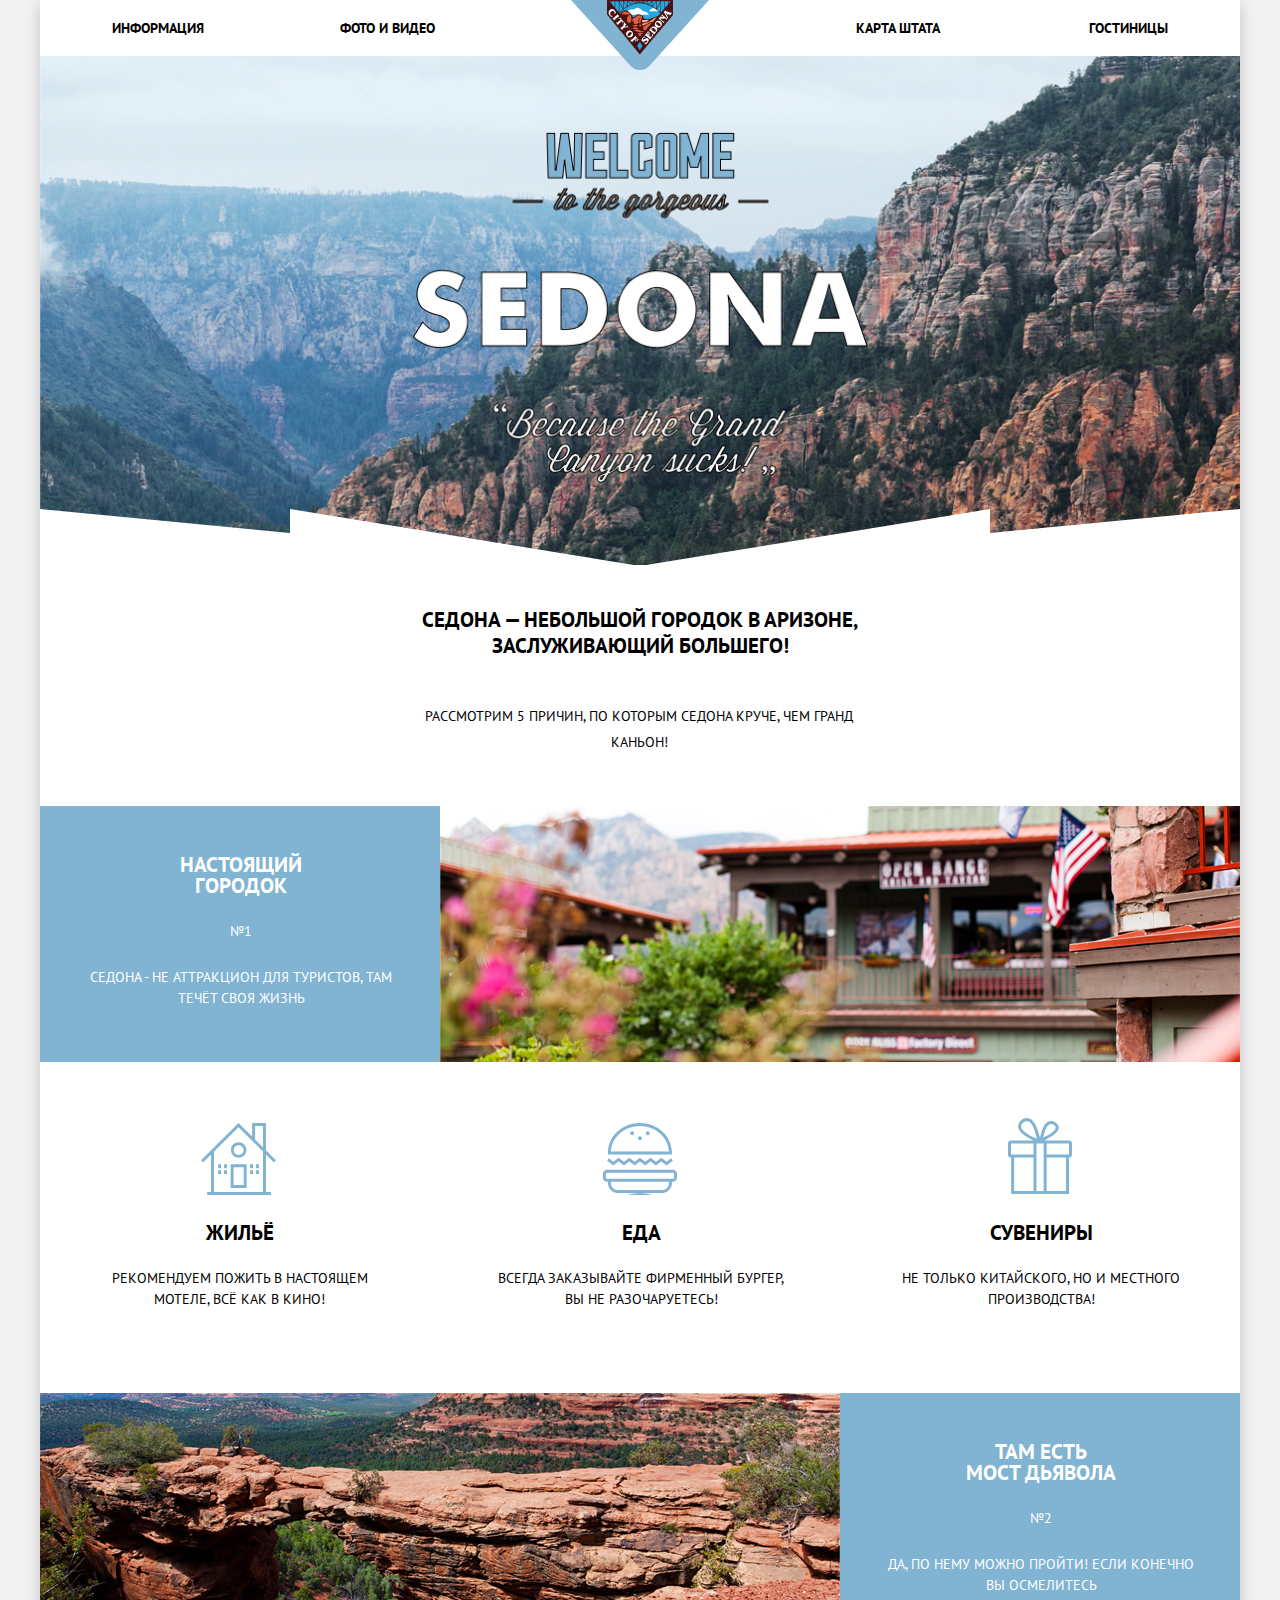
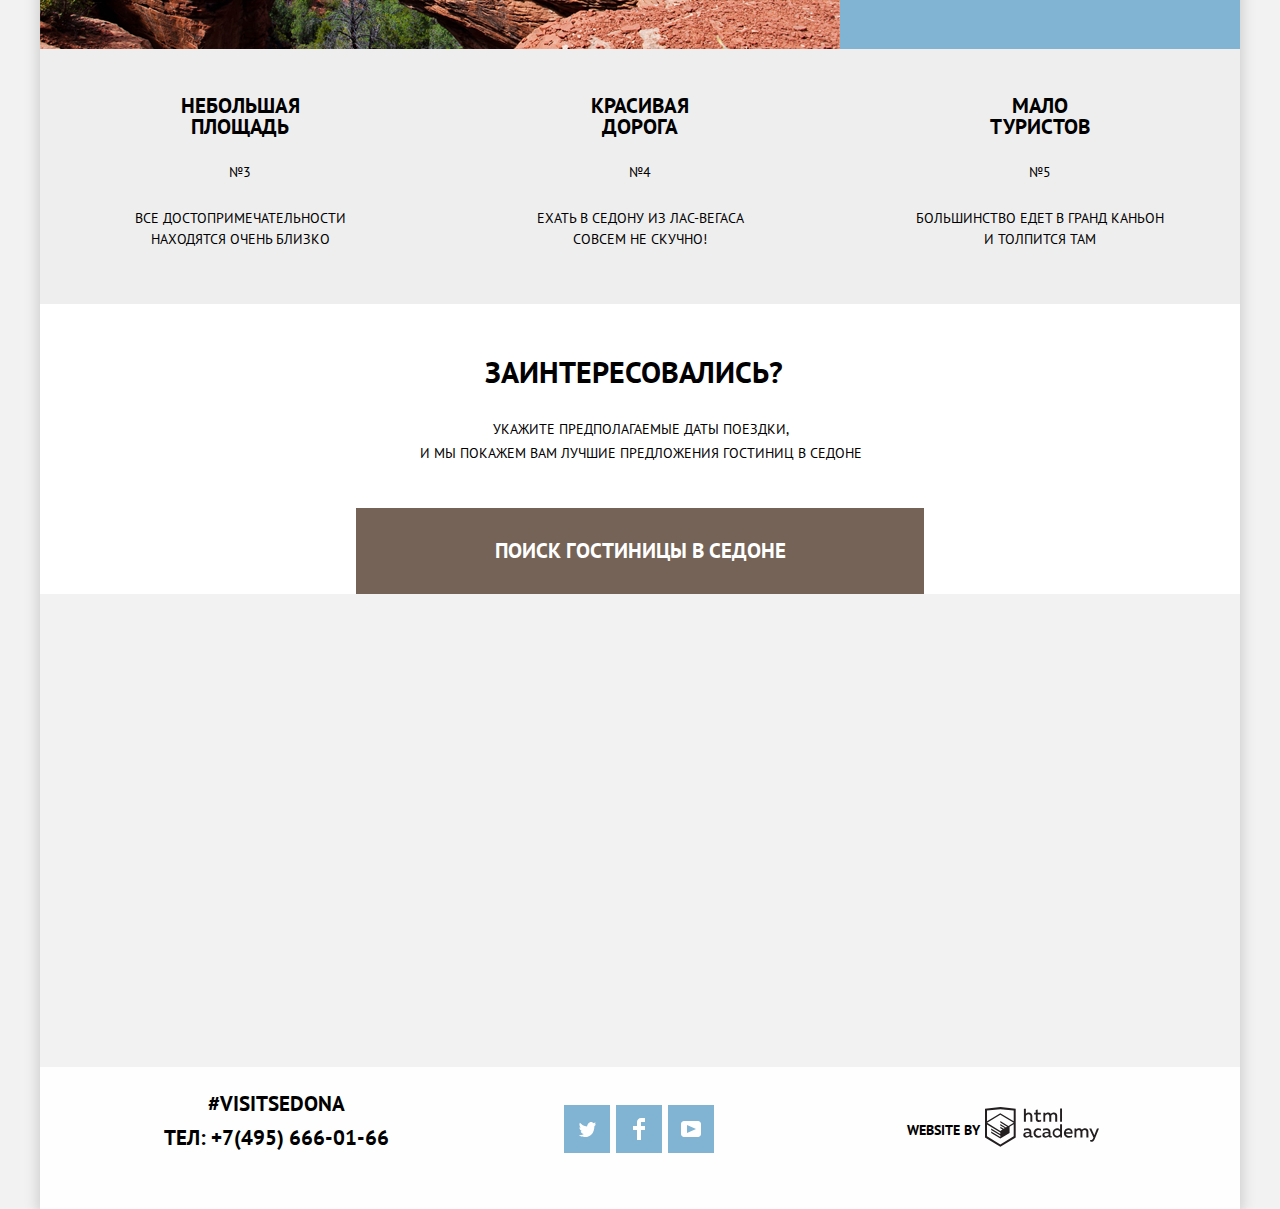
<file: index.html>
<!DOCTYPE html>
<html class="page" lang="ru">

<head>
  <meta charset="utf-8">
  <title>HTML Academy: Седона</title>
  <link rel="icon" href="favicon.ico">
  <link rel="icon" href="img/favicon/152.svg" type="image/svg+xml">
  <link rel="apple-touch-icon" href="img/favicon/180.png">
  <link rel="stylesheet" href="css/normalize.css">
  <link rel="stylesheet" href="css/style.min.css">
</head>

<body class="page-body no-js">
  <header class="main-header">

    <nav class="main-navigation">
      <a class="main-header-logo" aria-label="Переход на главную страницу">
        <img src="img/header/logo.svg" width="138" height="70" alt="Логотип сайта города Седона">
      </a>
      <ul class="site-navigation">
        <li class="site-navigation-item"><a href="#" class="site-navigation-link">Информация</a></li>
        <li class="site-navigation-item"><a href="#" class="site-navigation-link">Фото и видео</a></li>
        <li class="site-navigation-item"><a href="#" class="site-navigation-link">Карта штата</a></li>
        <li class="site-navigation-item"><a href="catalog.html" class="site-navigation-link">Гостиницы</a></li>
      </ul>
    </nav>
  </header>

  <main class="container">
    <section class="trip-sedona">
      <h1 class="visually-hidden">Путешествие в Седону</h1>
      <img src="img/main_1_block/welcome.png" class="img_welcome" width="456" height="350"
        alt="Welcome to the gorgeous Sedona. Because the Grand Canyon sucks!">
    </section>
    <section class="features">
      <h2 class="visually-hidden">Преимущества</h2>

      <div class="feature-text-block">
        <p class="feature-heading">Седона &mdash; небольшой городок в Аризоне, заслуживающий большего!</p>
        <p class="reasons-txt">Рассмотрим 5 причин, по которым Седона круче, чем Гранд Каньон!</p>
      </div>

      <ol class="features-list">
        <li class="feature-item feature-city">
          <div class="feature-item-wrp">
            <h3 class="feature-item-title">Настоящий городок</h3>
            <span class="feature-item-number">№1</span>
            <p class="feature-item-txt">Седона - не аттракцион для туристов, там течёт своя жизнь</p>
          </div>
          <img src="img/main_2_block/city_sedona.jpg" class="feature-city-img" width="800" height="256"
            alt="Город Седона">
        </li>
        <li class="feature-item feature-bridge">
          <div class="feature-item-wrp">
            <h3 class="feature-item-title">Там есть мост дьявола</h3>
            <span class="feature-item-number">№2</span>
            <p class="feature-item-txt">Да, по нему можно пройти! Если конечно вы осмелитесь</p>
          </div>
          <img src="img/main_2_block/bridge_of_devil.jpg" width="800" height="256" alt="Город Седона">
        </li>
        <li class="feature-item feature-block feature-block-square">
          <h3 class="feature-item-title feature-item--more-title">Небольшая площадь</h3>
          <span class="feature-item-number">№3</span>
          <p class="feature-item-txt">Все достопримечательности находятся очень близко</p>
        </li>
        <li class="feature-item feature-block feature-block-road">
          <h3 class="feature-item-title feature-item--more-title">Красивая дорога</h3>
          <span class="feature-item-number">№4</span>
          <p class="feature-item-txt">Ехать в седону из Лас-Вегаса совсем не скучно!</p>
        </li>
        <li class="feature-item feature-block feature-block-people">
          <h3 class="feature-item-title feature-item--more-title">Мало туристов</h3>
          <span class="feature-item-number">№5</span>
          <p class="feature-item-txt">Большинство едет в Гранд Каньон и толпится там</p>
        </li>
        <li class="feature-item">
          <ul class="more-features">
            <li class="more-feature-item feature-block-house">
              <h3 class="feature-item-title">Жильё</h3>
              <p class="feature-item-txt">Рекомендуем пожить в настоящем мотеле, всё как в кино!</p>
            </li>
            <li class="more-feature-item feature-block-food">
              <h3 class="feature-item-title">Еда</h3>
              <p class="feature-item-txt">Всегда заказывайте фирменный бургер, вы не разочаруетесь!</p>
            </li>
            <li class="more-feature-item feature-block-souvenir">
              <h3 class="feature-item-title">Сувениры</h3>
              <p class="feature-item-txt">Не только китайского, но и местного производства!</p>
            </li>
          </ul>
        </li>
      </ol>
    </section>

    <section class="booking">
      <h2 class="visually-hidden">Поиск гостиницы</h2>
      <div class="booking-info-wrp">
        <span class="booking-txt">Заинтересовались?</span>
        <p class="booking-info">Укажите предполагаемые даты поездки, <br> и мы покажем вам лучшие предложения гостиниц в Cедоне
        </p>
      </div>
      <a href="#" class="button booking-link">Поиск гостиницы в Cедоне</a>
      <form class="booking-form" method="post">
        <div class="booking-item">
          <label for="booking-check-in" class="date-check-in">Дата заезда:</label>
          <input id="booking-check-in" class="booking-check-in booking-txt-color" type="text" name="date"
            placeholder="24 апреля 2017">
          <button class="calendar-check-in" aria-label="Выбрать дату заезда">
            <svg width="21" height="23" viewBox="0 0 21 23" xmlns="http://www.w3.org/2000/svg">
              <path fill-rule="evenodd" clip-rule="evenodd"
                d="M16.406 3.02498H19.251C20.217 3.02498 21 3.84698 21 4.86198V21.164C21 22.179 20.217 23 19.251 23H1.75C0.784 23 0 22.179 0 21.164V4.86198C0 3.84698 0.784 3.02498 1.75 3.02498H4.593V1.64798C4.593 1.26698 4.887 0.958984 5.25 0.958984C5.612 0.958984 5.906 1.26698 5.906 1.64798V3.02498H9.844V1.64798C9.844 1.26698 10.138 0.958984 10.501 0.958984C10.862 0.958984 11.156 1.26698 11.156 1.64798V3.02498H15.094V1.64798C15.094 1.26698 15.387 0.958984 15.75 0.958984C16.112 0.958984 16.406 1.26698 16.406 1.64798V3.02498ZM19.5646 21.484C19.6466 21.3979 19.691 21.2828 19.688 21.164H19.689V4.86198C19.689 4.60898 19.493 4.40298 19.252 4.40298H16.407V5.78098C16.407 6.16198 16.113 6.46998 15.751 6.46998C15.388 6.46998 15.095 6.16198 15.095 5.78098V4.40298H11.157V5.78098C11.157 6.16198 10.863 6.46998 10.502 6.46998C10.139 6.46998 9.845 6.16198 9.845 5.78098V4.40298H5.907V5.78098C5.907 6.16198 5.613 6.46998 5.251 6.46998C4.888 6.46998 4.594 6.16198 4.594 5.78098V4.40298H1.75C1.50263 4.40953 1.30696 4.61458 1.312 4.86198V21.164C1.30696 21.4114 1.50263 21.6164 1.75 21.623H19.251C19.3698 21.6201 19.4826 21.5701 19.5646 21.484Z" />
              <path fill-rule="evenodd" clip-rule="evenodd"
                d="M4.59399 9.2251H7.21899V11.2911H4.59399V9.2251ZM4.59399 12.6681H7.21899V14.7351H4.59399V12.6681ZM7.21899 16.1121H4.59399V18.1781H7.21899V16.1121ZM9.18799 16.1121H11.813V18.1781H9.18799V16.1121ZM11.813 12.6681H9.18799V14.7351H11.813V12.6681ZM9.18799 9.2251H11.813V11.2911H9.18799V9.2251ZM16.406 16.1121H13.781V18.1781H16.406V16.1121ZM13.781 12.6681H16.406V14.7351H13.781V12.6681ZM16.406 9.2251H13.781V11.2911H16.406V9.2251Z" />
            </svg>
          </button>
        </div>
        <div class="booking-item">
          <label for="booking-check-out" class="date-check-out">Дата выезда:</label>
          <input id="booking-check-out" class="booking-check-out booking-txt-color" type="text" name="time"
            placeholder="4 июля 2017">
          <button class="calendar-check-out" aria-label="Выбрать дату выезда">
            <svg width="21" height="23" viewBox="0 0 21 23" xmlns="http://www.w3.org/2000/svg">
              <path fill-rule="evenodd" clip-rule="evenodd"
                d="M16.406 3.02498H19.251C20.217 3.02498 21 3.84698 21 4.86198V21.164C21 22.179 20.217 23 19.251 23H1.75C0.784 23 0 22.179 0 21.164V4.86198C0 3.84698 0.784 3.02498 1.75 3.02498H4.593V1.64798C4.593 1.26698 4.887 0.958984 5.25 0.958984C5.612 0.958984 5.906 1.26698 5.906 1.64798V3.02498H9.844V1.64798C9.844 1.26698 10.138 0.958984 10.501 0.958984C10.862 0.958984 11.156 1.26698 11.156 1.64798V3.02498H15.094V1.64798C15.094 1.26698 15.387 0.958984 15.75 0.958984C16.112 0.958984 16.406 1.26698 16.406 1.64798V3.02498ZM19.5646 21.484C19.6466 21.3979 19.691 21.2828 19.688 21.164H19.689V4.86198C19.689 4.60898 19.493 4.40298 19.252 4.40298H16.407V5.78098C16.407 6.16198 16.113 6.46998 15.751 6.46998C15.388 6.46998 15.095 6.16198 15.095 5.78098V4.40298H11.157V5.78098C11.157 6.16198 10.863 6.46998 10.502 6.46998C10.139 6.46998 9.845 6.16198 9.845 5.78098V4.40298H5.907V5.78098C5.907 6.16198 5.613 6.46998 5.251 6.46998C4.888 6.46998 4.594 6.16198 4.594 5.78098V4.40298H1.75C1.50263 4.40953 1.30696 4.61458 1.312 4.86198V21.164C1.30696 21.4114 1.50263 21.6164 1.75 21.623H19.251C19.3698 21.6201 19.4826 21.5701 19.5646 21.484Z" />
              <path fill-rule="evenodd" clip-rule="evenodd"
                d="M4.59399 9.2251H7.21899V11.2911H4.59399V9.2251ZM4.59399 12.6681H7.21899V14.7351H4.59399V12.6681ZM7.21899 16.1121H4.59399V18.1781H7.21899V16.1121ZM9.18799 16.1121H11.813V18.1781H9.18799V16.1121ZM11.813 12.6681H9.18799V14.7351H11.813V12.6681ZM9.18799 9.2251H11.813V11.2911H9.18799V9.2251ZM16.406 16.1121H13.781V18.1781H16.406V16.1121ZM13.781 12.6681H16.406V14.7351H13.781V12.6681ZM16.406 9.2251H13.781V11.2911H16.406V9.2251Z" />
            </svg>
          </button>
        </div>
        <div class="booking-item">
          <label for="number-of-adults" class="range-adults">Взрослые:</label>
          <button class="range-adults-minus" aria-label="Уменьшить количество взрослых">
          </button>
          <input id="number-of-adults" class="number-of-adults booking-txt-color" type="number" name="name" placeholder="2">
          <button class="range-adults-plus" aria-label="Увеличить количество взрослых">
            <svg width="11" height="11" viewBox="0 0 11 11" xmlns="http://www.w3.org/2000/svg">
              <path fill-rule="evenodd" clip-rule="evenodd"
                d="M4.23086 6.76932V11H6.76932V6.76932H11V4.23086H6.76932V0H4.23085V4.23086H0V6.76932H4.23086Z" />
            </svg>
          </button>
          <label for="number-of-children" class="range-children">Дети:</label>
          <button class="range-children-minus" aria-label="Уменьшить количество детей">
          </button>
          <input id="number-of-children" class="number-of-children booking-txt-color" type="number" name="name" placeholder="0">
          <button class="range-children-plus" aria-label="Увеличить количество детей">
            <svg width="11" height="11" viewBox="0 0 11 11" xmlns="http://www.w3.org/2000/svg">
              <path fill-rule="evenodd" clip-rule="evenodd"
                d="M4.23086 6.76932V11H6.76932V6.76932H11V4.23086H6.76932V0H4.23085V4.23086H0V6.76932H4.23086Z" />
            </svg>
          </button>
        </div>
        <button class="button booking-btn" type="submit" aria-label="Искать варианты гостиниц по указанным данным">найти</button>
      </form>
    </section>
    <section class="map">
      <h2 class="visually-hidden">Карта</h2>
      <iframe
        src="https://www.google.com/maps/embed?pb=!1m18!1m12!1m3!1d837571.9964988399!2d-112.14738413851242!3d34.912331135555775!2m3!1f0!2f0!3f0!3m2!1i1024!2i768!4f13.1!3m3!1m2!1s0x872da1210f557b73%3A0x91a7e7cf2aa0a9da!2z0JfQsNC_0LDQtCDQodC10LTQvtC90LAsINCh0LXQtNC-0L3QsCwg0JDRgNC40LfQvtC90LAgODYzMzYsINCh0KjQkA!5e0!3m2!1sru!2sru!4v1614265936168!5m2!1sru!2sru"
        width="600" height="450" style="border:0;" allowfullscreen="" loading="lazy"></iframe>
    </section>
  </main>

  <footer class="main-footer">
    <section class="footer-contacts">
      <a class="footer-insta" href="#">#visitsedona</a>
      <a class="footer-phone" href="tel:+74956660166">тел: +7(495) 666-01-66</a>
    </section>
    <section class="footer-social">
      <ul class="footer-social">
        <li>
          <a class="social-button" href="#">
            <span class="visually-hidden">Twitter</span>
            <svg aria-hidden="true" focusable="false" width="46" height="48" viewBox="0 0 46 48" xmlns="http://www.w3.org/2000/svg">
              <rect width="46" height="48" />
              <path
                d="M25.95 17.1441C27.635 16.6481 28.934 17.4141 29.527 18.3231C30.2 18.0921 30.858 17.8421 31.538 17.6151C31.5249 18.3015 31.2117 18.9476 30.681 19.3831C31.366 19.5531 31.985 18.8921 31.985 18.8921C31.816 19.8921 30.979 20.6801 30.422 20.9161C30.191 27.6661 27.247 32.1331 20.345 31.9981H19.899C19.489 31.9981 15.735 31.5381 15.001 30.1111C17.272 30.3071 18.894 29.6891 19.694 28.9341C18.734 28.6341 17.015 28.4571 16.715 25.9841C17.064 26.0901 17.279 26.2121 17.905 26.1031C16.705 25.2471 15.374 24.5301 15.448 22.3301C15.733 22.6581 16.515 22.8661 16.788 22.8021C16.085 22.5611 14.818 19.4421 15.894 17.8501C17.712 19.7041 19.629 21.4561 23.046 21.6231C23.254 19.3301 24.183 17.7931 25.95 17.1441Z"/>
            </svg>
          </a>
        </li>
        <li>
          <a class="social-button" href="#">
            <span class="visually-hidden">Facebook</span>
            <svg aria-hidden="true" focusable="false" width="46" height="48" viewBox="0 0 46 48" xmlns="http://www.w3.org/2000/svg">
              <rect width="46" height="48" />
              <path d="M29 17V13H25C22.7909 13 21 14.7909 21 17V21H17V25H21V35H25V25H29V21H25V17H29Z" />
            </svg>
          </a>
        </li>
        <li>
          <a class="social-button" href="#">
            <span class="visually-hidden">Youtube</span>
            <svg aria-hidden="true" focusable="false" width="46" height="48" viewBox="0 0 46 48" xmlns="http://www.w3.org/2000/svg">
              <rect width="46" height="48" />
              <path fill-rule="evenodd" clip-rule="evenodd"
                d="M16 16H30C31.65 16 33 17.35 33 19V29C33 30.65 31.65 32 30 32H16C14.35 32 13 30.65 13 29V19C13 17.35 14.35 16 16 16ZM19.027 20.002V27.998L28.014 24L19.027 20.002Z"/>
            </svg>
          </a>
        </li>
      </ul>
    </section>
    <p class="footer-copyright">
      Website by
      <a class="button footer-logo" href="https://htmlacademy.ru/intensive/htmlcss" target="_blank">
        <span class="visually-hidden">логототип htmlacademy</span>
        <svg aria-hidden="true" focusable="false" width="115" height="41" viewBox="0 0 115 41" xmlns="http://www.w3.org/2000/svg">
          <path fill-rule="evenodd" clip-rule="evenodd"
            d="M15.5197 1.05737H15.3509L0 2.71895V31.4945L15.3509 40.8382L30.7018 31.4945V2.71895L15.5197 1.05737ZM77.0183 2.62185H75.0876V15.7311H77.0183V2.62185ZM40.8619 2.63264V7.76843C41.6131 6.9864 42.6386 6.5436 43.7105 6.53843C44.6823 6.47908 45.6329 6.84495 46.3253 7.54479C47.0177 8.24462 47.3866 9.21244 47.3399 10.2068V15.7634H45.367V10.4658C45.4231 9.94897 45.2754 9.43059 44.9566 9.02553C44.6377 8.62047 44.174 8.36218 43.6683 8.3079H43.3518C42.3456 8.36979 41.4321 8.9295 40.9041 9.80764V15.7634H38.8995V2.63264H40.8619ZM77.0183 31.4837H75.2775V30.0595C74.4828 31.1353 73.23 31.7538 71.9119 31.7211C69.4751 31.5528 67.5825 29.4822 67.5825 26.9845C67.5825 24.4867 69.4751 22.4162 71.9119 22.2479C73.1195 22.2052 74.2818 22.7203 75.0771 23.6505V18.3205H77.0183V31.4837ZM47.0656 30.0595C47.263 30.0515 47.4583 30.0152 47.6459 29.9516V31.3866C47.2482 31.5404 46.826 31.6172 46.4009 31.6132C45.6482 31.6769 44.9394 31.2429 44.639 30.5342C43.7036 31.31 42.5302 31.7227 41.3261 31.6995C39.733 31.6995 38.256 30.804 38.256 28.9482C38.256 26.65 40.3661 25.9379 42.1702 25.9379C42.9402 25.9505 43.707 26.0408 44.4596 26.2076V25.884C44.4596 24.805 43.6578 23.9742 42.1491 23.9742C41.0585 23.9764 39.9804 24.2116 38.9839 24.6647V22.8305C40.0678 22.451 41.204 22.2506 42.3495 22.2371C44.8394 22.2371 46.3693 23.4455 46.3693 26.1753V29.4121C46.3546 29.5668 46.401 29.721 46.4981 29.8406C46.5951 29.9601 46.7349 30.035 46.8862 30.0487H47.0656V30.0595ZM40.2711 28.8403C40.298 29.229 40.4761 29.5905 40.7655 29.844C41.055 30.0974 41.4317 30.2217 41.8115 30.189H41.9275C42.8819 30.1906 43.7973 29.8022 44.4702 29.11V27.5779C43.842 27.4414 43.2026 27.3655 42.5605 27.3513C41.5055 27.3513 40.2817 27.7074 40.2817 28.8403H40.2711ZM56.0229 22.9384C55.1962 22.4632 54.2596 22.2246 53.3115 22.2479H52.9422C51.7332 22.2873 50.5891 22.8166 49.7619 23.7192C48.9347 24.6218 48.4923 25.8236 48.5321 27.06V27.5024C48.6957 30.0004 50.805 31.8921 53.2482 31.7318C54.2519 31.7555 55.2477 31.5452 56.1601 31.1168V29.2718C55.3769 29.7215 54.4945 29.9591 53.5963 29.9624C52.5199 30.0288 51.4963 29.4793 50.9385 28.5356C50.3806 27.5918 50.3806 26.4095 50.9385 25.4658C51.4963 24.522 52.5199 23.9725 53.5963 24.039C54.461 24.0357 55.3066 24.2989 56.0229 24.7942V22.9384ZM66.1514 30.0595C66.3488 30.0515 66.5441 30.0152 66.7317 29.9516V31.3866C66.334 31.5404 65.9118 31.6172 65.4867 31.6132C64.734 31.6769 64.0252 31.2429 63.7248 30.5342C62.7894 31.31 61.616 31.7227 60.4119 31.6995C58.8188 31.6995 57.3417 30.804 57.3417 28.9482C57.3417 26.65 59.4518 25.9379 61.256 25.9379C62.0259 25.9505 62.7928 26.0408 63.5454 26.2076V25.884C63.5454 24.805 62.7436 23.9742 61.2349 23.9742C60.1443 23.9764 59.0662 24.2116 58.0697 24.6647V22.8305C59.1536 22.451 60.2897 22.2506 61.4353 22.2371C63.9252 22.2371 65.455 23.4455 65.455 26.1753V29.4121C65.4404 29.5668 65.4868 29.721 65.5838 29.8406C65.6809 29.9601 65.8207 30.035 65.972 30.0487H66.1514V30.0595ZM59.855 29.8481C59.5632 29.5943 59.3837 29.2311 59.3569 28.8403H59.378C59.378 27.7074 60.5385 27.3513 61.6569 27.3513C62.299 27.3655 62.9383 27.4414 63.5665 27.5779V29.11C62.8937 29.8022 61.9782 30.1906 61.0239 30.189H60.9078C60.5263 30.2247 60.1469 30.1019 59.855 29.8481ZM69.3271 26.9305C69.3271 25.2859 70.6308 23.9526 72.239 23.9526L72.2601 24.0066C73.4742 24.0066 74.5742 24.7382 75.0665 25.8732V28.0311C74.5856 29.1871 73.4673 29.9296 72.239 29.9084C70.6308 29.9084 69.3271 28.5752 69.3271 26.9305ZM83.3486 22.2479C86.8408 22.2479 88.0541 25.1395 87.4844 27.7397H80.922C81.1436 29.3582 82.6839 30.0163 84.2876 30.0163C85.2509 30.0196 86.2027 29.8021 87.0729 29.3797V31.1061C86.0736 31.5421 84.9939 31.7519 83.9078 31.7211C81.2385 31.7211 78.8963 30.189 78.8963 26.9521C78.8362 25.7502 79.2482 24.5736 80.0408 23.6841C80.8334 22.7945 81.9408 22.2658 83.1165 22.2155H83.3486V22.2479ZM80.8693 26.1753C80.9704 24.8237 82.1216 23.8104 83.4436 23.9095H83.4858C84.1064 23.8531 84.7196 24.08 85.1612 24.5295C85.6028 24.979 85.8275 25.6051 85.7752 26.24H80.8693V26.1753ZM89.489 31.4621V22.4961H91.2298V23.575C91.9777 22.7197 93.041 22.2229 94.1628 22.2047C95.2951 22.1328 96.3712 22.7163 96.9482 23.7153C97.7407 22.8335 98.8477 22.3161 100.018 22.2803C100.952 22.2327 101.859 22.6011 102.507 23.2901C103.154 23.9792 103.478 24.9213 103.394 25.8732V31.4837H101.39V25.9271C101.437 25.4734 101.306 25.0191 101.024 24.6647C100.743 24.3104 100.336 24.0852 99.8917 24.039H99.6174C98.7512 24.0941 97.9525 24.536 97.4335 25.2474V31.4837H95.4289V25.9271C95.4728 25.47 95.3357 25.0139 95.0481 24.6611C94.7606 24.3082 94.3467 24.088 93.8991 24.0497H93.6881C92.7466 24.1344 91.8915 24.6449 91.3564 25.4416V31.5161H89.5312L89.489 31.4621ZM113.977 22.4745H111.972L109.324 29.2718L106.306 22.4853H104.196L108.417 31.5484L108.237 32.0016C107.72 33.3611 107.003 34.0516 106.053 34.0516C105.75 34.0548 105.447 34.0112 105.156 33.9221V35.6161C105.536 35.7125 105.926 35.7632 106.317 35.7671C107.646 35.7671 108.902 35.0226 109.851 32.6813L113.977 22.4745ZM52.689 6.78658V3.54974L50.7266 4.01369V6.73264H49.144V8.49132H50.7899V12.9905C50.7231 13.817 51.0244 14.6301 51.61 15.2038C52.1955 15.7775 53.0028 16.0505 53.8073 15.9468C54.5996 15.9535 55.3875 15.8259 56.139 15.5692V13.8429C55.5727 14.0781 54.9672 14.199 54.356 14.199C53.2165 14.199 52.689 13.8105 52.689 12.6237V8.5129H55.8541V6.78658H52.689ZM58.3862 15.7526V6.75421H60.1376V7.83316C60.8811 6.97655 61.9403 6.476 63.0601 6.45211C64.1624 6.38099 65.2146 6.93142 65.8032 7.88711C66.5958 7.00534 67.7028 6.48794 68.8734 6.45211C69.8138 6.41462 70.7233 6.79859 71.364 7.50353C72.0046 8.20846 72.3126 9.16418 72.2073 10.1205V15.7418H70.2028V10.1853C70.2499 9.73151 70.1184 9.27721 69.8373 8.92287C69.5561 8.56853 69.1485 8.34334 68.7046 8.29711H68.4619C67.5957 8.35228 66.797 8.7942 66.278 9.50553V15.7418H64.2734V10.1853C64.3206 9.73151 64.1891 9.27721 63.9079 8.92287C63.6268 8.56853 63.2191 8.34334 62.7752 8.29711H62.5326C61.5911 8.38181 60.736 8.89229 60.2009 9.68895V15.7634H58.3862V15.7526ZM28.6972 30.3033L28.7078 30.2968L28.6972 30.3184V30.3033ZM28.6972 18.3205V30.3033L15.3509 38.4321L2.00459 30.3184V18.5147L15.2876 26.6068V28.0311L6.18257 22.5284V23.9418L15.3404 29.5632V31.0629L6.19312 25.4955V26.9521L15.3509 32.5734L24.5826 26.9197V20.8129L28.6972 18.3205ZM28.7078 16.7776L25.0362 18.9355L23.3482 20.0145L15.3087 15.0837V16.4971L22.156 20.7266L22.0083 20.8237L20.9532 21.4063L15.2876 17.9537V19.3995L19.761 22.1184L18.706 22.8413L15.3298 20.7913V22.2047L17.5454 23.5426L15.2982 24.9021L2.11009 16.864L15.3087 8.72869L28.7078 16.7776ZM15.2876 7.27211L28.7078 15.3534V4.56395L15.3615 3.12895L2.01514 4.56395V15.3534L15.2876 7.27211Z" />
        </svg>
      </a>
    </p>
  </footer>

  <script src="js/book_form.min.js"></script>
</body>

</html>
</file>
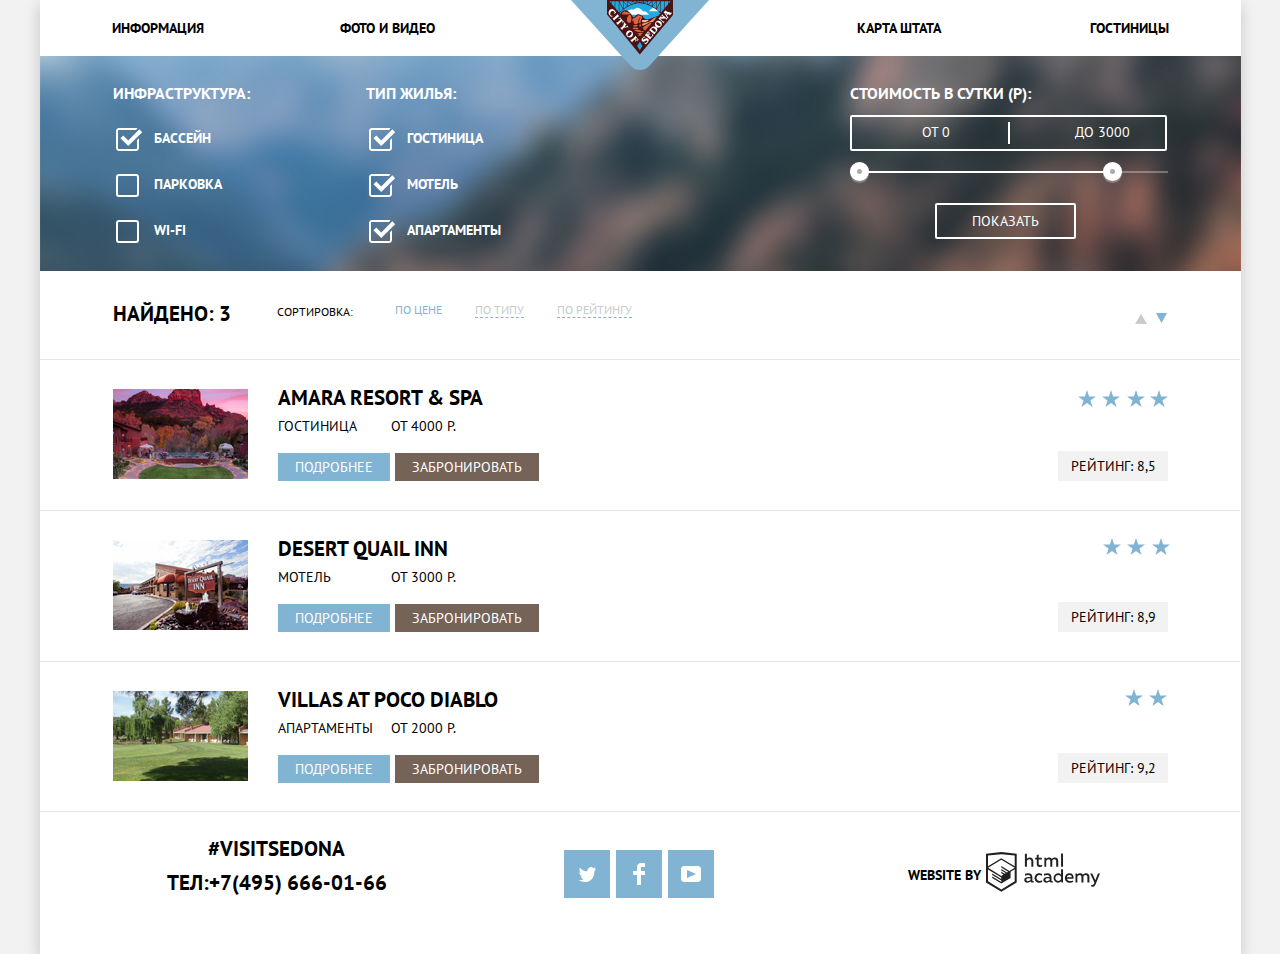
<file: catalog.html>
<!DOCTYPE html>
<html class="page" lang="ru">

<head>
  <meta charset="UTF-8">
  <meta name="viewport" content="width=device-width, initial-scale=1.0">
  <title>Каталог</title>
  <link rel="icon" href="favicon.ico">
  <link rel="icon" href="img/favicon/152.svg" type="image/svg+xml">
  <link rel="apple-touch-icon" href="img/favicon/180.png">
  <link rel="stylesheet" href="css/normalize.css">
  <link rel="stylesheet" href="css/style.min.css">
</head>

<body class="page-body">
  <header class="main-header">
    <a href="index.html" class="main-header-logo" aria-label="Переход на главную страницу">
      <img src="img/header/logo.svg" width="138" height="70" alt="Логотип сайта города Седона">
    </a>
    <nav class="main-navigation">
      <ul class="site-navigation">
        <li class="site-navigation-item"><a href="index.html" class="site-navigation-link">Информация</a></li>
        <li class="site-navigation-item"><a href="#" class="site-navigation-link">Фото и видео</a></li>
        <li class="site-navigation-item"><a href="#" class="site-navigation-link">Карта штата</a></li>
        <li class="site-navigation-item"><a href="#" class="site-navigation-link">Гостиницы</a></li>
      </ul>
    </nav>
  </header>

  <main class="container">
    <section class="selection">
      <form action="https://echo.htmlacademy.ru/" class="selection-form" method="get" target="_blank">
        <fieldset class="form-group">
          <legend class="selection-title">Инфраструктура:</legend>
          <ul class="selection-group">
            <li class="selection-item item-option">
              <input type="checkbox" class="visually-hidden filter-input-checkbox" id="pool" name="pool" checked>
              <label for="pool">Бассейн</label>
            </li>
            <li class="selection-item item-option">
              <input type="checkbox" class="visually-hidden filter-input-checkbox" id="parking" name="parking">
              <label for="parking">Парковка</label>
            </li>
            <li class="selection-item item-option">
              <input type="checkbox" class="visually-hidden filter-input-checkbox" id="wifi" name="wifi">
              <label for="wifi">Wi-fi</label>
            </li>
          </ul>
        </fieldset>
        <fieldset class="form-group">
          <legend class="selection-title">Тип жилья:</legend>
          <ul class="selection-group">
            <li class="selection-item item-option">
              <input type="checkbox" class="visually-hidden filter-input-checkbox" id="hotel" name="hotel" checked>
              <label for="hotel">Гостиница</label>
            </li>
            <li class="selection-item item-option">
              <input type="checkbox" class="visually-hidden filter-input-checkbox" id="motel" name="motel" checked>
              <label for="motel">Мотель</label>
            </li>
            <li class="selection-item item-option">
              <input type="checkbox" class="visually-hidden filter-input-checkbox" id="apartments" name="apartments"
                checked>
              <label for="apartments">Апартаменты</label>
            </li>
          </ul>
        </fieldset>
        <fieldset class="form-group">
          <legend class="selection-title">Стоимость в сутки (р):</legend>
          <div class="price-wrp">
            <input type="text" placeholder="от 0" id="minprice" class="minprice" name="Минимальная цена">
            <label for="minprice"></label>
            <input type="text" placeholder="до 3000" id="maxprice" class="maxprice" name="Максимальная цена">
            <label for="maxprice"></label>
          </div>
          <div class="range-filter">
            <div class="range-controls">
              <div class="scale">
                <div class="bar"></div>
              </div>
              <button class="toggle toggle-min" aria-label="Увеличить цену за сутки"></button>
              <button class="toggle toggle-max" aria-label="Уменьшить цену за сутки"></button>
            </div>
          </div>
          <input type="submit" value="Показать" class="button show-button">
        </fieldset>
      </form>
    </section>

    <section class="sort-wrapp">
      <div class="selection-wrp">
        <span class="result-sort">Найдено: 3</span>
        <span class="sort-txt">Сортировка:</span>
        <ul class="selection-list">
          <li class="selection-item">
            <a href="#" class="selection-item-link selection-item-link-active">По цене</a>
          </li>
          <li class="selection-item">
            <a href="#" class="selection-item-link">По типу</a>
          </li>
          <li class="selection-item">
            <a href="#" class="selection-item-link">По рейтингу</a>
          </li>
          <li class="selection-item">
            <a href="#" class="item-up" aria-label="Сортировать по порядку"></a>
          </li>
          <li class="selection-item">
            <a href="#" class="item-down item-down-active" aria-label="Сортировать в обратном порядке">
              <svg width="11" height="10" viewBox="0 0 11 10" xmlns="http://www.w3.org/2000/svg">
                <path d="M5.5 10L0 0H11" />
              </svg>
            </a>
          </li>
        </ul>
      </div>

      <ul class="sort">
        <li class="sort-item">
          <img src="img/main_catalog/amara_resort.jpg" width="135" height="90" alt="Отель Amara Resort & Spa">
          <div class="sort-item-wrp">
            <h3 class="sort-title"><a href="#" class="sort-title-link">Amara Resort & Spa</a></h3>
            <div class="sort-range-wrp">
              <span class="sort-range-txt">Гостиница</span>
              <span class="sort-range-price">от 4000 р.</span>
            </div>
            <div class="sort-buttons">
              <a href="#" class="button more-info">Подробнее</a>
              <a href="#" class="button book-button">Забронировать</a>
            </div>
          </div>
          <span class="sort-value sort-five-stars">Рейтинг: 8,5</span>
        </li>
        <li class="sort-item">
          <img src="img/main_catalog/desert_quail.jpg" width="135" height="90" alt="Мотель Desert Quail Inna">
          <div class="sort-item-wrp">
            <h3 class="sort-title"><a href="#" class="sort-title-link">Desert Quail Inn</a></h3>
            <div class="sort-range-wrp">
              <span class="sort-range-txt">Мотель</span>
              <span class="sort-range-price">от 3000 р.</span>
            </div>
            <div class="sort-buttons">
              <a href="#" class="button more-info">Подробнее</a>
              <a href="#" class="button book-button">Забронировать</a>
            </div>
          </div>

          <span class="sort-value sort-three-stars">Рейтинг: 8,9</span>
        </li>
        <li class="sort-item">
          <img src="img/main_catalog/villas_at_poco_diablo.jpg" width="135" height="90"
            alt="Апартаменты Villas at Poco Diablo">
          <div class="sort-item-wrp">
            <h3 class="sort-title"><a href="#" class="sort-title-link">Villas at Poco Diablo</a></h3>
            <div class="sort-range-wrp">
              <span class="sort-range-txt">Апартаменты</span>
              <span class="sort-range-price">от 2000 р.</span>
            </div>
            <div class="sort-buttons">
              <a href="#" class="button more-info">Подробнее</a>
              <a href="#" class="button book-button">Забронировать</a>
            </div>
          </div>

          <span class="sort-value sort-two-stars">Рейтинг: 9,2</span>
        </li>
      </ul>
    </section>
  </main>

  <footer class="main-footer footer-catalog">
    <section class="footer-contacts">
      <a class="footer-insta" href="#">#visitsedona</a>
      <a class="footer-phone" href="tel:+74956660166">тел:+7(495) 666-01-66</a>
    </section>
    <section class="footer-social">
      <ul class="footer-social">
        <li>
          <a class="social-button" href="#">
            <span class="visually-hidden">Twitter</span>
            <svg aria-hidden="true" focusable="false" width="46" height="48" viewBox="0 0 46 48"
              xmlns="http://www.w3.org/2000/svg">
              <rect width="46" height="48" />
              <path
                d="M25.95 17.1441C27.635 16.6481 28.934 17.4141 29.527 18.3231C30.2 18.0921 30.858 17.8421 31.538 17.6151C31.5249 18.3015 31.2117 18.9476 30.681 19.3831C31.366 19.5531 31.985 18.8921 31.985 18.8921C31.816 19.8921 30.979 20.6801 30.422 20.9161C30.191 27.6661 27.247 32.1331 20.345 31.9981H19.899C19.489 31.9981 15.735 31.5381 15.001 30.1111C17.272 30.3071 18.894 29.6891 19.694 28.9341C18.734 28.6341 17.015 28.4571 16.715 25.9841C17.064 26.0901 17.279 26.2121 17.905 26.1031C16.705 25.2471 15.374 24.5301 15.448 22.3301C15.733 22.6581 16.515 22.8661 16.788 22.8021C16.085 22.5611 14.818 19.4421 15.894 17.8501C17.712 19.7041 19.629 21.4561 23.046 21.6231C23.254 19.3301 24.183 17.7931 25.95 17.1441Z"/>
            </svg>
          </a>
        </li>
        <li>
          <a class="social-button" href="#">
            <span class="visually-hidden">Facebook</span>
            <svg aria-hidden="true" focusable="false" width="46" height="48" viewBox="0 0 46 48"
              xmlns="http://www.w3.org/2000/svg">
              <rect width="46" height="48" />
              <path d="M29 17V13H25C22.7909 13 21 14.7909 21 17V21H17V25H21V35H25V25H29V21H25V17H29Z" />
            </svg>
          </a>
        </li>
        <li>
          <a class="social-button" href="#">
            <span class="visually-hidden">Youtube</span>
            <svg aria-hidden="true" focusable="false" width="46" height="48" viewBox="0 0 46 48"
              xmlns="http://www.w3.org/2000/svg">
              <rect width="46" height="48" />
              <path fill-rule="evenodd" clip-rule="evenodd"
                d="M16 16H30C31.65 16 33 17.35 33 19V29C33 30.65 31.65 32 30 32H16C14.35 32 13 30.65 13 29V19C13 17.35 14.35 16 16 16ZM19.027 20.002V27.998L28.014 24L19.027 20.002Z" />
            </svg>
          </a>
        </li>
      </ul>
    </section>
    <p class="footer-copyright">
      Website by
      <a class="button footer-logo" href="https://htmlacademy.ru/intensive/htmlcss" target="_blank">
        <span class="visually-hidden">логототип htmlacademy</span>
        <svg aria-hidden="true" focusable="false" width="115" height="41" viewBox="0 0 115 41"
          xmlns="http://www.w3.org/2000/svg">
          <path fill-rule="evenodd" clip-rule="evenodd"
            d="M15.5197 1.05737H15.3509L0 2.71895V31.4945L15.3509 40.8382L30.7018 31.4945V2.71895L15.5197 1.05737ZM77.0183 2.62185H75.0876V15.7311H77.0183V2.62185ZM40.8619 2.63264V7.76843C41.6131 6.9864 42.6386 6.5436 43.7105 6.53843C44.6823 6.47908 45.6329 6.84495 46.3253 7.54479C47.0177 8.24462 47.3866 9.21244 47.3399 10.2068V15.7634H45.367V10.4658C45.4231 9.94897 45.2754 9.43059 44.9566 9.02553C44.6377 8.62047 44.174 8.36218 43.6683 8.3079H43.3518C42.3456 8.36979 41.4321 8.9295 40.9041 9.80764V15.7634H38.8995V2.63264H40.8619ZM77.0183 31.4837H75.2775V30.0595C74.4828 31.1353 73.23 31.7538 71.9119 31.7211C69.4751 31.5528 67.5825 29.4822 67.5825 26.9845C67.5825 24.4867 69.4751 22.4162 71.9119 22.2479C73.1195 22.2052 74.2818 22.7203 75.0771 23.6505V18.3205H77.0183V31.4837ZM47.0656 30.0595C47.263 30.0515 47.4583 30.0152 47.6459 29.9516V31.3866C47.2482 31.5404 46.826 31.6172 46.4009 31.6132C45.6482 31.6769 44.9394 31.2429 44.639 30.5342C43.7036 31.31 42.5302 31.7227 41.3261 31.6995C39.733 31.6995 38.256 30.804 38.256 28.9482C38.256 26.65 40.3661 25.9379 42.1702 25.9379C42.9402 25.9505 43.707 26.0408 44.4596 26.2076V25.884C44.4596 24.805 43.6578 23.9742 42.1491 23.9742C41.0585 23.9764 39.9804 24.2116 38.9839 24.6647V22.8305C40.0678 22.451 41.204 22.2506 42.3495 22.2371C44.8394 22.2371 46.3693 23.4455 46.3693 26.1753V29.4121C46.3546 29.5668 46.401 29.721 46.4981 29.8406C46.5951 29.9601 46.7349 30.035 46.8862 30.0487H47.0656V30.0595ZM40.2711 28.8403C40.298 29.229 40.4761 29.5905 40.7655 29.844C41.055 30.0974 41.4317 30.2217 41.8115 30.189H41.9275C42.8819 30.1906 43.7973 29.8022 44.4702 29.11V27.5779C43.842 27.4414 43.2026 27.3655 42.5605 27.3513C41.5055 27.3513 40.2817 27.7074 40.2817 28.8403H40.2711ZM56.0229 22.9384C55.1962 22.4632 54.2596 22.2246 53.3115 22.2479H52.9422C51.7332 22.2873 50.5891 22.8166 49.7619 23.7192C48.9347 24.6218 48.4923 25.8236 48.5321 27.06V27.5024C48.6957 30.0004 50.805 31.8921 53.2482 31.7318C54.2519 31.7555 55.2477 31.5452 56.1601 31.1168V29.2718C55.3769 29.7215 54.4945 29.9591 53.5963 29.9624C52.5199 30.0288 51.4963 29.4793 50.9385 28.5356C50.3806 27.5918 50.3806 26.4095 50.9385 25.4658C51.4963 24.522 52.5199 23.9725 53.5963 24.039C54.461 24.0357 55.3066 24.2989 56.0229 24.7942V22.9384ZM66.1514 30.0595C66.3488 30.0515 66.5441 30.0152 66.7317 29.9516V31.3866C66.334 31.5404 65.9118 31.6172 65.4867 31.6132C64.734 31.6769 64.0252 31.2429 63.7248 30.5342C62.7894 31.31 61.616 31.7227 60.4119 31.6995C58.8188 31.6995 57.3417 30.804 57.3417 28.9482C57.3417 26.65 59.4518 25.9379 61.256 25.9379C62.0259 25.9505 62.7928 26.0408 63.5454 26.2076V25.884C63.5454 24.805 62.7436 23.9742 61.2349 23.9742C60.1443 23.9764 59.0662 24.2116 58.0697 24.6647V22.8305C59.1536 22.451 60.2897 22.2506 61.4353 22.2371C63.9252 22.2371 65.455 23.4455 65.455 26.1753V29.4121C65.4404 29.5668 65.4868 29.721 65.5838 29.8406C65.6809 29.9601 65.8207 30.035 65.972 30.0487H66.1514V30.0595ZM59.855 29.8481C59.5632 29.5943 59.3837 29.2311 59.3569 28.8403H59.378C59.378 27.7074 60.5385 27.3513 61.6569 27.3513C62.299 27.3655 62.9383 27.4414 63.5665 27.5779V29.11C62.8937 29.8022 61.9782 30.1906 61.0239 30.189H60.9078C60.5263 30.2247 60.1469 30.1019 59.855 29.8481ZM69.3271 26.9305C69.3271 25.2859 70.6308 23.9526 72.239 23.9526L72.2601 24.0066C73.4742 24.0066 74.5742 24.7382 75.0665 25.8732V28.0311C74.5856 29.1871 73.4673 29.9296 72.239 29.9084C70.6308 29.9084 69.3271 28.5752 69.3271 26.9305ZM83.3486 22.2479C86.8408 22.2479 88.0541 25.1395 87.4844 27.7397H80.922C81.1436 29.3582 82.6839 30.0163 84.2876 30.0163C85.2509 30.0196 86.2027 29.8021 87.0729 29.3797V31.1061C86.0736 31.5421 84.9939 31.7519 83.9078 31.7211C81.2385 31.7211 78.8963 30.189 78.8963 26.9521C78.8362 25.7502 79.2482 24.5736 80.0408 23.6841C80.8334 22.7945 81.9408 22.2658 83.1165 22.2155H83.3486V22.2479ZM80.8693 26.1753C80.9704 24.8237 82.1216 23.8104 83.4436 23.9095H83.4858C84.1064 23.8531 84.7196 24.08 85.1612 24.5295C85.6028 24.979 85.8275 25.6051 85.7752 26.24H80.8693V26.1753ZM89.489 31.4621V22.4961H91.2298V23.575C91.9777 22.7197 93.041 22.2229 94.1628 22.2047C95.2951 22.1328 96.3712 22.7163 96.9482 23.7153C97.7407 22.8335 98.8477 22.3161 100.018 22.2803C100.952 22.2327 101.859 22.6011 102.507 23.2901C103.154 23.9792 103.478 24.9213 103.394 25.8732V31.4837H101.39V25.9271C101.437 25.4734 101.306 25.0191 101.024 24.6647C100.743 24.3104 100.336 24.0852 99.8917 24.039H99.6174C98.7512 24.0941 97.9525 24.536 97.4335 25.2474V31.4837H95.4289V25.9271C95.4728 25.47 95.3357 25.0139 95.0481 24.6611C94.7606 24.3082 94.3467 24.088 93.8991 24.0497H93.6881C92.7466 24.1344 91.8915 24.6449 91.3564 25.4416V31.5161H89.5312L89.489 31.4621ZM113.977 22.4745H111.972L109.324 29.2718L106.306 22.4853H104.196L108.417 31.5484L108.237 32.0016C107.72 33.3611 107.003 34.0516 106.053 34.0516C105.75 34.0548 105.447 34.0112 105.156 33.9221V35.6161C105.536 35.7125 105.926 35.7632 106.317 35.7671C107.646 35.7671 108.902 35.0226 109.851 32.6813L113.977 22.4745ZM52.689 6.78658V3.54974L50.7266 4.01369V6.73264H49.144V8.49132H50.7899V12.9905C50.7231 13.817 51.0244 14.6301 51.61 15.2038C52.1955 15.7775 53.0028 16.0505 53.8073 15.9468C54.5996 15.9535 55.3875 15.8259 56.139 15.5692V13.8429C55.5727 14.0781 54.9672 14.199 54.356 14.199C53.2165 14.199 52.689 13.8105 52.689 12.6237V8.5129H55.8541V6.78658H52.689ZM58.3862 15.7526V6.75421H60.1376V7.83316C60.8811 6.97655 61.9403 6.476 63.0601 6.45211C64.1624 6.38099 65.2146 6.93142 65.8032 7.88711C66.5958 7.00534 67.7028 6.48794 68.8734 6.45211C69.8138 6.41462 70.7233 6.79859 71.364 7.50353C72.0046 8.20846 72.3126 9.16418 72.2073 10.1205V15.7418H70.2028V10.1853C70.2499 9.73151 70.1184 9.27721 69.8373 8.92287C69.5561 8.56853 69.1485 8.34334 68.7046 8.29711H68.4619C67.5957 8.35228 66.797 8.7942 66.278 9.50553V15.7418H64.2734V10.1853C64.3206 9.73151 64.1891 9.27721 63.9079 8.92287C63.6268 8.56853 63.2191 8.34334 62.7752 8.29711H62.5326C61.5911 8.38181 60.736 8.89229 60.2009 9.68895V15.7634H58.3862V15.7526ZM28.6972 30.3033L28.7078 30.2968L28.6972 30.3184V30.3033ZM28.6972 18.3205V30.3033L15.3509 38.4321L2.00459 30.3184V18.5147L15.2876 26.6068V28.0311L6.18257 22.5284V23.9418L15.3404 29.5632V31.0629L6.19312 25.4955V26.9521L15.3509 32.5734L24.5826 26.9197V20.8129L28.6972 18.3205ZM28.7078 16.7776L25.0362 18.9355L23.3482 20.0145L15.3087 15.0837V16.4971L22.156 20.7266L22.0083 20.8237L20.9532 21.4063L15.2876 17.9537V19.3995L19.761 22.1184L18.706 22.8413L15.3298 20.7913V22.2047L17.5454 23.5426L15.2982 24.9021L2.11009 16.864L15.3087 8.72869L28.7078 16.7776ZM15.2876 7.27211L28.7078 15.3534V4.56395L15.3615 3.12895L2.01514 4.56395V15.3534L15.2876 7.27211Z" />
        </svg>
      </a>
    </p>
  </footer>



</body>

</html>
</file>
<file: css/style.min.css>
@-webkit-keyframes bounce{0%{-webkit-transform:translateY(-100px);transform:translateY(-100px)}to{-webkit-transform:translateY(0);transform:translateY(0)}}@keyframes bounce{0%{-webkit-transform:translateY(-100px);transform:translateY(-100px)}to{-webkit-transform:translateY(0);transform:translateY(0)}}@font-face{font-family:"PT Sans";font-display:swap;src:url(../fonts/ptsans.woff2),url(../font/ptsans.woff);font-weight:400;font-style:normal}@font-face{font-family:"PT Sans";font-display:swap;src:url(../fonts/ptsans-bold.woff2),url(../font/ptsans-bold.woff);font-weight:700;font-style:normal}:root{--basic-black:#000000;--basic-white:#ffffff;--basic-blue:#81b3d2;--basic-grey:#eeeeee;--basic-brown:#766357;--basic-footer:rgba(255, 255, 255, 0.9);--basic-darkgrey:#a9a9a9;--basic-grey-modal:#f2f2f2;--basic-grey-modal-hover:#ebebeb;--basic-grey-modal-border:#e5e5e5;--basic-darkbrown:#333333;--special:#666666;--basic-focus-logo:#bdbbbc;--basic-hover-blue:#669ec0;--basic-focus-blue:#5496bd;--basic-hover-brown:#604e43;--basic-focus-brown:#503e33;--basic-black-logo-footer:#231F20;--basic-range-control:#ababab;--basic-bgcolor-for-catalog:#5a86aa;--basic-bgcolor-for-index:#e5F2fa;--basic-disabled-input:#6a6a6a;--basic-sort-grey:#cacaca;--basic-white-with-opacity:rgba(255, 255, 255, 0.3);--basic-black-with-opacity-02:rgba(0, 1, 1, 0.2);--basic-black-with-opacity-03:rgba(0, 0, 0, 0.3);--basic-black-with-opacity-015:rgba(0, 1, 1, 0.15)}a{text-decoration:none}img{max-width:100%;height:auto}*,::after,::before{-webkit-box-sizing:inherit;box-sizing:inherit}.page{height:100%}.page-body{position:relative;width:1200px;margin:0 auto;padding:0;font-family:"PT Sans","Arial",sans-serif;font-size:14px;line-height:21px;font-weight:700;color:var(--basic-black);text-transform:uppercase;background-color:var(--basic-grey-modal);-webkit-box-shadow:0 5px 15px var(--basic-black-with-opacity-02);box-shadow:0 5px 15px var(--basic-black-with-opacity-02);min-height:100%;display:-ms-grid;display:grid;-ms-grid-rows:-webkit-min-content 1fr -webkit-min-content;-ms-grid-rows:min-content 1fr min-content;grid-template-rows:-webkit-min-content 1fr -webkit-min-content;grid-template-rows:min-content 1fr min-content;-ms-flex-line-pack:start;align-content:start;-webkit-box-sizing:border-box;box-sizing:border-box}.main-header{width:100%;background-color:var(--basic-white);margin-bottom:0}.main-navigation{line-height:26px;color:var(--basic-black)}.main-header-logo{position:absolute;left:50%;-webkit-transform:translateX(-50%);-ms-transform:translateX(-50%);transform:translateX(-50%);z-index:1}.site-navigation{padding:15px 72px;list-style-type:none;margin:0;display:-ms-grid;display:grid;-ms-grid-columns:1fr 1fr 1fr 1fr;grid-template-columns:1fr 1fr 1fr 1fr 1fr;gap:85px}.site-navigation-item:nth-child(4n+3),.site-navigation-item:nth-child(4n+4){text-align:right}.site-navigation-item:nth-child(4n+3){grid-column:4/5}.site-navigation-link{color:var(--basic-black)}.site-navigation-link:hover{color:var(--basic-blue)}.site-navigation-link:focus{color:var(--basic-brown)}.site-navigation-link:active{color:var(--basic-darkgrey)}.visually-hidden{position:absolute;width:1px;height:1px;margin:-1px;border:0;padding:0;white-space:nowrap;-webkit-clip-path:inset(100%);clip-path:inset(100%);clip:rect(0 0 0 0);overflow:hidden}.trip-sedona{width:100%;min-height:509px;background-color:var(--basic-bgcolor-for-index);background-image:url(../img/main_1_block/background_photo.jpg);background-size:cover;background-repeat:no-repeat;text-align:center;padding-top:76px;padding-bottom:80px;position:relative}.trip-sedona:after{content:"";position:absolute;background-image:url(../img/main_1_block/background_down.png);width:1200px;height:60px;bottom:0;left:0}.feature-text-block{background-color:var(--basic-white);margin-bottom:0;padding:38px 355px 51px;text-align:center}.feature-heading{margin-top:0;font-size:21px;line-height:26px;margin-bottom:44px}.reasons-txt{font-weight:400;line-height:26px;margin-bottom:0;margin-right:2px}.features-list{padding:0;margin:0;color:var(--basic-black);list-style:none;display:-ms-grid;display:grid;-ms-grid-columns:1fr 1fr 1fr;grid-template-columns:1fr 1fr 1fr}.feature-bridge,.feature-city{background-color:var(--basic-blue);color:var(--basic-white);-ms-grid-column:1;-ms-grid-column-span:3;grid-column:1/4}.feature-block-square{-ms-grid-column:1;-ms-grid-column-span:1;grid-column:1/2}.feature-block-people,.feature-block-road{-ms-grid-column:2;-ms-grid-column-span:1;grid-column:2/3}.feature-block-people{-ms-grid-column:3;grid-column:3/4}.feature-item:last-child{-ms-grid-row:2;-ms-grid-row-span:1;grid-row:2/3;-ms-grid-column:1;-ms-grid-column-span:3;grid-column:1/4;list-style:none}.feature-bridge,.feature-city{display:-webkit-box;display:-ms-flexbox;display:flex}.feature-bridge{-webkit-box-orient:horizontal;-webkit-box-direction:reverse;-ms-flex-direction:row-reverse;flex-direction:row-reverse}.feature-item-wrp{margin-left:48px;margin-right:46px}.feature-item-title{font-size:21px;text-align:center;width:150px;margin:48px auto 25px}.feature-item--more-title{margin:0 auto 25px}.feature-item-txt{font-weight:400;margin-top:25px;margin-bottom:0;text-align:center}.feature-item-number{display:block;text-align:center;font-weight:400}.more-features{padding:112px 30px 83px 65px;list-style:none;background-color:var(--basic-white);display:-ms-grid;display:grid;-ms-grid-columns:269px 498px 338px;grid-template-columns:269px 498px 338px}.feature-block{background-color:var(--basic-grey)}.feature-block-people,.feature-block-road,.feature-block-square{width:400px;padding:46px 71px 54px}.feature-block-house{position:relative}.feature-block-food:before,.feature-block-house:before{content:"";position:absolute;background-image:url(../img/main_2_block/icon_house.svg);width:75px;height:72px;top:-51px;right:98px}.feature-block-food{position:relative;margin-left:118px;margin-right:82px}.feature-block-food:before{background-image:url(../img/main_2_block/icon-food.svg);right:113px}.feature-block-souvenir{position:relative;margin-right:0}.feature-block-souvenir:before{content:"";position:absolute;background-image:url(../img/main_2_block/icon-gift.svg);width:64px;height:77px;top:-57px;left:136px}.booking{background-color:var(--basic-white);text-align:center;padding:56px 316px 0;position:relative}.booking-info-wrp{width:435px;margin-left:60px;margin-bottom:43px}.booking-info,.booking-txt{font-size:30px;line-height:24px}.booking-info{font-weight:400;font-size:14px;margin-top:28px;margin-right:-14px;margin-bottom:0}.button{font-family:inherit;color:var(--basic-white);vertical-align:middle;text-transform:uppercase;border:0}.booking-link{display:block;background-color:var(--basic-brown);font-size:21px;line-height:26px;padding:30px 124px}.booking-link:hover{background-color:var(--basic-hover-brown)}.booking-link:active{background-color:var(--basic-focus-brown);color:var(--basic-white-with-opacity)}.booking-form{width:568px;padding:55px;background-color:var(--basic-white);-webkit-box-shadow:0 7px 15px var(--basic-black-with-opacity-015);box-shadow:0 7px 15px var(--basic-black-with-opacity-015);position:absolute;z-index:1;display:none}.no-js .booking-form{display:block}.booking-form-show{display:block;-webkit-animation:bounce .6s;animation:bounce .6s}.booking-item{margin-bottom:29px;display:-webkit-box;display:-ms-flexbox;display:flex;-webkit-box-pack:justify;-ms-flex-pack:justify;justify-content:space-between;-webkit-box-align:center;-ms-flex-align:center;align-items:center}.booking-check-in,.booking-check-out{width:346px;border:2px solid var(--basic-grey-modal);background-color:var(--basic-grey-modal);padding:8px 6px 11px 10px}.booking-check-in:hover,.booking-check-out:hover,.number-of-adults:hover,.number-of-children:hover{background-color:var(--basic-grey-modal-hover)}.booking-check-in:focus,.booking-check-out:focus,.number-of-adults:focus,.number-of-children:focus{border:2px solid var(--basic-grey-modal-border);background-color:transparent}.booking-txt-color::-webkit-input-placeholder{color:var(--basic-black);font-family:inherit;font-weight:700;font-size:14px;line-height:26px;text-transform:uppercase}.booking-txt-color::-moz-placeholder{color:var(--basic-black);font-family:inherit;font-weight:700;font-size:14px;line-height:26px;text-transform:uppercase}.booking-txt-color:-ms-input-placeholder{color:var(--basic-black);font-family:inherit;font-weight:700;font-size:14px;line-height:26px;text-transform:uppercase}.booking-txt-color::-ms-input-placeholder{color:var(--basic-black);font-family:inherit;font-weight:700;font-size:14px;line-height:26px;text-transform:uppercase}.booking-txt-color::placeholder{color:var(--basic-black);font-family:inherit;font-weight:700;font-size:14px;line-height:26px;text-transform:uppercase}.date-check-in,.date-check-out{position:relative}.calendar-check-in,.calendar-check-out{position:absolute;fill:var(--basic-darkgrey);cursor:pointer;right:58px;border:0;outline:0}.calendar-check-in{top:61px}.calendar-check-out{top:128px}.calendar-check-in:hover,.calendar-check-out:hover{fill:var(--basic-black)}.calendar-check-in:focus,.calendar-check-out:focus{fill:var(--basic-blue)}.calendar-check-in:active,.calendar-check-out:active{fill:var(--basic-blue)}.number-of-adults,.number-of-children{position:relative;border:2px solid var(--basic-grey-modal);width:114px;text-align:center;background-color:var(--basic-grey-modal);padding-top:8px;padding-bottom:9px;outline:0}.range-adults{padding-right:2px}.range-children{padding-left:31px;margin-right:-15px}.range-adults-minus,.range-children-minus{position:relative;border:0;padding:0}.range-adults-minus::before,.range-children-minus::before{content:"";position:absolute;height:3px;width:12px;background-color:var(--basic-darkgrey);cursor:pointer;z-index:1}.range-adults-minus::before{top:0;left:32px}.range-adults-plus,.range-children-plus{fill:var(--basic-darkgrey);cursor:pointer;border:0;position:absolute;z-index:1;outline:0}.range-adults-plus:hover,.range-children-plus:hover{fill:var(--basic-black)}.range-adults-plus:focus,.range-children-plus:focus{fill:var(--basic-blue)}.range-adults-plus:active,.range-children-plus:active,.social-button rect{fill:var(--basic-blue)}.range-adults-plus{bottom:176px;right:293px}.range-children-plus{bottom:176px;right:61px}.range-children-minus::before{top:0;left:35px}.range-adults-minus:hover:before,.range-children-minus:hover:before{background-color:var(--basic-black)}.range-adults-minus:focus:before,.range-children-minus:focus:before{background-color:var(--basic-blue)}.booking-btn,.range-adults-minus:active:before,.range-children-minus:active:before{background-color:var(--basic-blue)}input[type=number]{-moz-appearance:textfield}.booking-btn{width:458px;padding-top:18px;padding-bottom:16px;margin-top:25px;font-size:22px}.booking-btn:hover{background-color:var(--basic-hover-blue)}.booking-btn:focus{background-color:var(--basic-focus-blue);color:var(--basic-white-with-opacity)}.map{padding-bottom:49.45%;position:relative;height:0}.map iframe,.map-link{width:100%;position:absolute}.map-link{left:0;top:0;height:594px}.map iframe{height:100%}.main-footer{margin-top:-120px;z-index:1;padding:24px 49px 36px 73px;background-color:var(--basic-footer);display:-ms-grid;display:grid;-ms-grid-columns:327px 1fr 1fr;grid-template-columns:327px 1fr 1fr}.footer-contacts{text-align:center}.footer-insta,.footer-phone{color:inherit;font-size:21px;line-height:26px;display:block;margin-bottom:8px}.footer-social{list-style:none;display:-webkit-box;display:-ms-flexbox;display:flex;-ms-flex-wrap:wrap;flex-wrap:wrap;padding-left:62px}.social-button{margin-right:6px}.social-button path{fill:var(--basic-white)}.social-button:hover rect{fill:var(--basic-hover-blue)}.social-button:active rect{fill:var(--basic-focus-blue)}.social-button:active path{fill:var(--basic-white-with-opacity)}.footer-copyright{line-height:26px;margin-top:10px;display:-webkit-box;display:-ms-flexbox;display:flex;-webkit-box-pack:center;-ms-flex-pack:center;justify-content:center;-webkit-box-align:center;-ms-flex-align:center;align-items:center}.footer-logo{fill:var(--basic-black-logo-footer);margin-left:5px}.footer-logo:hover{fill:var(--basic-blue)}.footer-logo:focus{fill:var(--basic-focus-logo)}.selection{padding:27px 73px 5px;background-color:var(--basic-bgcolor-for-catalog);background-image:url(../img/main_catalog/background.jpg);background-repeat:no-repeat;background-size:cover;color:var(--basic-white)}.selection-form{display:-ms-grid;display:grid;-ms-grid-columns:253px 184px 1fr;grid-template-columns:253px 184px 1fr}.form-group{border:0;padding:0;margin:0}.form-group:last-child{margin-left:300px}.selection-group{list-style:none;padding:0;margin-top:24px}.item-option{padding-left:41px;margin-bottom:25px}.selection-item label{position:relative;display:block;cursor:pointer;-webkit-user-select:none;-moz-user-select:none;-ms-user-select:none;user-select:none}.filter-input-checkbox{margin-bottom:23px}.filter-input-checkbox+label:before{content:"";position:absolute;left:-38px;top:0;width:23px;height:23px;border:2px solid var(--basic-white);border-radius:3px}.filter-input-checkbox:focus+label:before{outline:2px solid var(--basic-blue)}.filter-input-checkbox:checked+label:before{content:"";position:absolute;left:-35px;top:0;width:23px;height:23px;border:2px solid transparent}.filter-input-checkbox:checked+label:after{content:"";position:absolute;top:0;left:-38px;width:27px;height:23px;background-image:url(../img/main_catalog/checkbox-on.svg);background-repeat:no-repeat;background-position:0 0}.filter-input-checkbox:disabled+label:before{content:"";position:absolute;left:-35px;top:0;width:23px;height:23px;border:2px solid var(--basic-disabled-input)}.filter-input-checkbox:disabled+label:after{content:"";position:absolute;top:0;left:-35px;width:27px;height:23px;background-image:url(../img/main_catalog/checkbox-on-disabled.svg);background-repeat:no-repeat;background-position:0 0}.selection-title{font-size:16px}.price-wrp{display:-webkit-box;display:-ms-flexbox;display:flex;-webkit-box-align:center;-ms-flex-align:center;align-items:center;width:317px;margin-top:11px;padding-top:7px;padding-bottom:9px;border:2px solid var(--basic-white);border-radius:2px;position:relative}.maxprice{margin-left:3px}.maxprice,.minprice{padding:0 0 0 3px;border:0;text-align:center;background-color:transparent;color:var(--basic-white);text-transform:uppercase;outline:0}.maxprice::-webkit-input-placeholder,.minprice::-webkit-input-placeholder{color:var(--basic-white)}.maxprice::-moz-placeholder,.minprice::-moz-placeholder{color:var(--basic-white)}.maxprice:-ms-input-placeholder,.minprice:-ms-input-placeholder{color:var(--basic-white)}.maxprice::-ms-input-placeholder,.minprice::-ms-input-placeholder{color:var(--basic-white)}.maxprice::placeholder,.minprice::placeholder{color:var(--basic-white)}.price-wrp:before{content:"";border-left:2px solid var(--basic-white);height:22px;position:absolute;top:15%;left:50%;-webkit-transform:translate(-50%);-ms-transform:translate(-50%);transform:translate(-50%)}.range-filter{width:318px;margin-top:20px}.range-controls{position:relative}.range-controls .scale{height:2px;background:var(--basic-white-with-opacity)}.range-controls .bar{width:262px;height:2px;background:var(--basic-white)}.range-controls .toggle{position:absolute;top:-9px;width:19px;height:19px;padding:0;border:7px solid var(--basic-white);background-color:var(--basic-range-control);border-radius:50%;-webkit-box-shadow:0 2px 1px 0 var(--basic-white-with-opacity);box-shadow:0 2px 1px 0 var(--basic-white-with-opacity);cursor:pointer;outline:0}.range-controls .toggle-min{left:0}.range-controls .toggle-max{left:253px}.range-controls .toggle:hover{-webkit-transform:scale(1.2);-ms-transform:scale(1.2);transform:scale(1.2)}.range-controls .toggle:focus{-webkit-transform:scale(1.2);-ms-transform:scale(1.2);transform:scale(1.2)}.show-button{background-color:transparent;border:2px solid var(--basic-white);border-radius:2px;cursor:pointer;margin-top:30px;margin-left:85px;padding:8px 35px}.show-button:hover,.sort-wrapp{background-color:var(--basic-white)}.show-button:hover{color:var(--basic-black)}.sort-wrapp{padding:30px 73px;position:relative}.sort-wrapp:after{content:"";position:absolute;width:1200px;border-bottom:1px solid var(--basic-grey-modal-border);bottom:6px;left:0}.selection-wrp{display:-webkit-box;display:-ms-flexbox;display:flex;margin-bottom:52px;-ms-flex-wrap:wrap;flex-wrap:wrap;-webkit-box-align:start;-ms-flex-align:start;align-items:flex-start}.result-sort{font-size:21px;line-height:26px}.selection-list,.sort{padding:0;margin:0;font-weight:400;font-size:12px;line-height:18px}.selection-list{width:727px;display:-webkit-box;display:-ms-flexbox;display:flex;-ms-flex-wrap:wrap;flex-wrap:wrap;margin:0 0 0 42px}.selection-item{list-style:none;margin-right:33px}.selection-item-link{border-bottom:1px dashed var(--basic-blue);color:var(--basic-sort-grey);outline:0}.selection-item-link:hover{color:var(--basic-blue)}.selection-item-link:focus{color:var(--basic-blue);border-bottom:none}.selection-item-link:active{color:var(--basic-black);border-bottom:none}.selection-item-link-active{color:var(--basic-blue);border-bottom:none}.item-up{margin-left:471px}.item-down,.item-up{position:relative;cursor:pointer}.item-down-active{fill:var(--basic-blue);position:absolute;top:39px;right:74px;outline:0}.item-up:before{content:"";position:absolute;border:6px solid transparent;border-bottom:10px solid var(--basic-sort-grey);bottom:11px;right:-281px}.item-down:before{border-top:10px solid var(--basic-sort-grey);bottom:-9px;right:-272px}.item-up:hover:before{border:6px solid transparent;border-bottom:10px solid var(--basic-black)}.item-down:hover{fill:var(--basic-black)}.item-up:active:before,.item-up:focus:before{border:6px solid transparent;border-bottom:10px solid var(--basic-blue)}.item-down:active,.item-down:focus{fill:var(--basic-blue)}.sort-txt{margin-left:46px;font-size:12px;font-weight:400}.sort-item{margin-bottom:54px;list-style:none;color:inherit;display:-ms-grid;display:grid;-ms-grid-columns:-webkit-max-content 1fr 1fr;-ms-grid-columns:max-content 1fr 1fr;grid-template-columns:-webkit-max-content 1fr 1fr;grid-template-columns:max-content 1fr 1fr;position:relative}.sort-item:last-child{margin-bottom:0}.sort-item:before{content:"";position:absolute;width:1200px;border-bottom:1px solid var(--basic-grey-modal-border);top:-30px;left:-73px}.sort-value{width:110px;margin-left:364px;margin-top:62px;padding-top:6px;padding-bottom:6px;font-size:14px;background-color:var(--basic-grey-modal);text-align:center}.sort-five-stars,.sort-three-stars,.sort-two-stars{position:relative;height:30px}.sort-five-stars:before,.sort-three-stars:before,.sort-two-stars:before{content:"";position:absolute;width:91px;height:17px;background-repeat:no-repeat;background-position:0 0}.sort-five-stars:before{top:-61px;left:20px;background-image:url(../img/main_catalog/5_stars.svg)}.sort-three-stars:before{top:-64px;left:45px;background-image:url(../img/main_catalog/3_stars.svg)}.sort-two-stars:before{top:-64px;left:67px;background-image:url(../img/main_catalog/2_stars.svg)}.sort-item-wrp{padding-left:30px}.sort-title{margin:-4px 0 6px}.sort-title-link{font-family:inherit;font-size:21px;line-height:26px;color:var(--basic-black);outline:0}.sort-title-link:hover{color:var(--basic-blue)}.sort-title-link:focus{color:var(--basic-blue)}.sort-title-link:active{color:var(--basic-black-with-opacity-03)}.sort-range-wrp{width:260px;margin-top:0;margin-bottom:18px;font-weight:400;font-size:14px;display:-webkit-box;display:-ms-flexbox;display:flex;-webkit-box-pack:justify;-ms-flex-pack:justify;justify-content:space-between}.sort-range-price{margin-right:82px;white-space:nowrap}.sort-buttons{display:flex;width:264px;flex-wrap:wrap}.book-button,.more-info{padding:5px 17px;font-size:14px;margin-bottom:5px}.more-info{background-color:var(--basic-blue);margin-right:5px}.more-info:hover{background-color:var(--basic-hover-blue)}.more-info:active{background-color:var(--basic-focus-blue);color:var(--basic-white-with-opacity)}.book-button{background-color:var(--basic-brown)}.book-button:hover{background-color:var(--basic-hover-brown)}.book-button:active{background-color:var(--basic-focus-brown);color:var(--basic-white-with-opacity)}.footer-catalog{background-color:var(--basic-white);margin-top:-6px}
</file>
